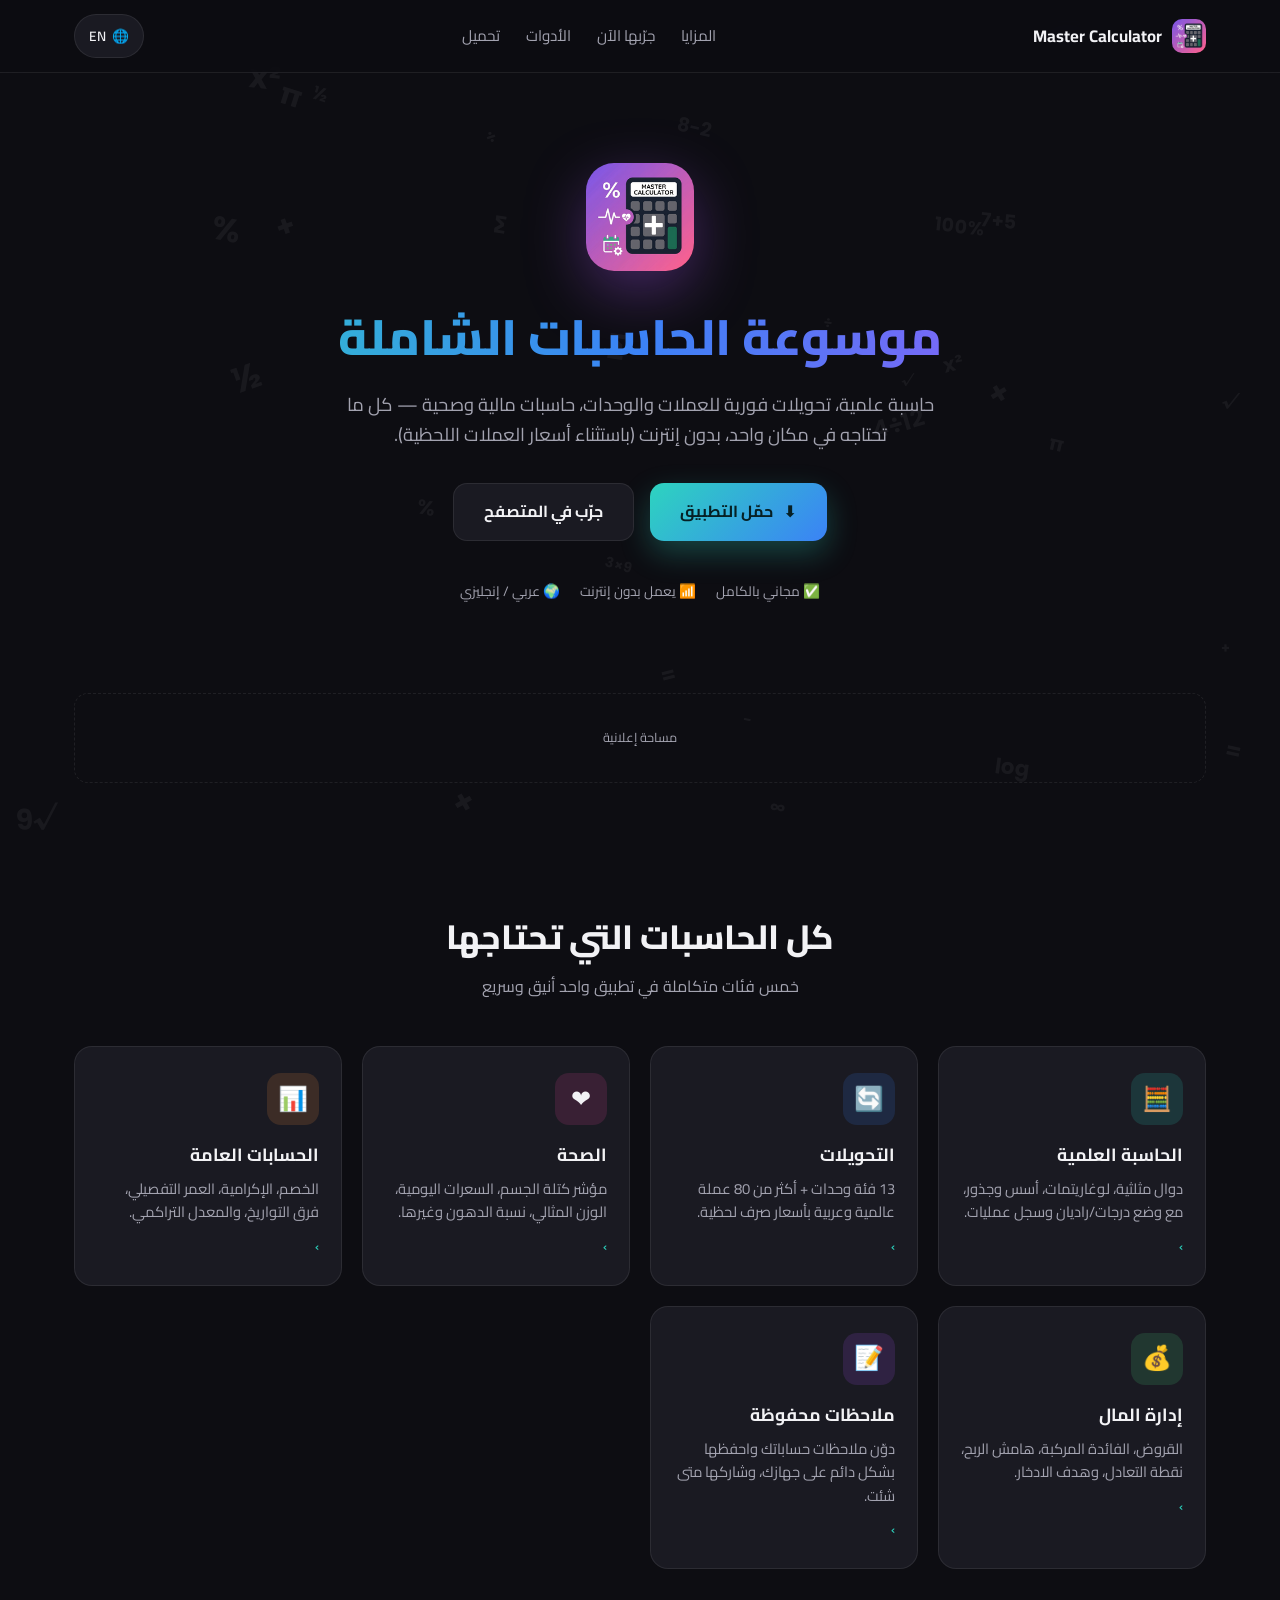
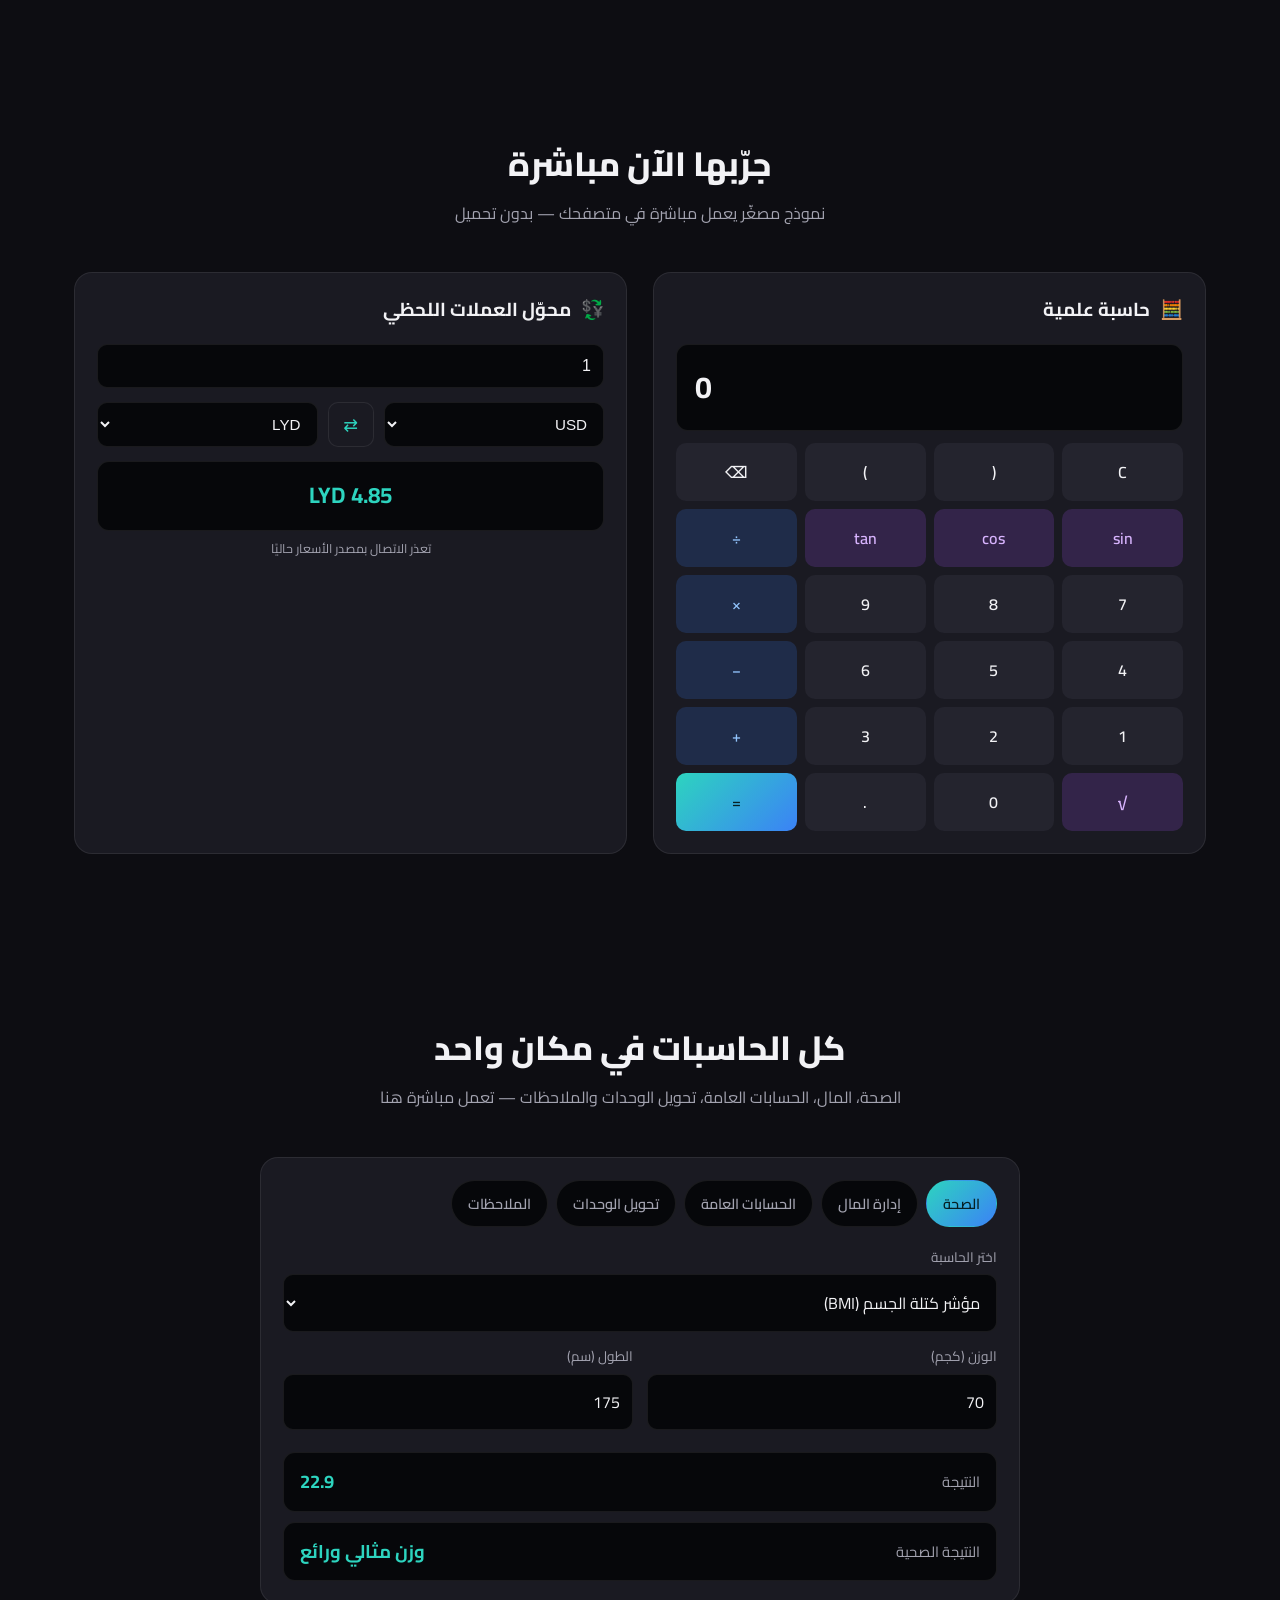
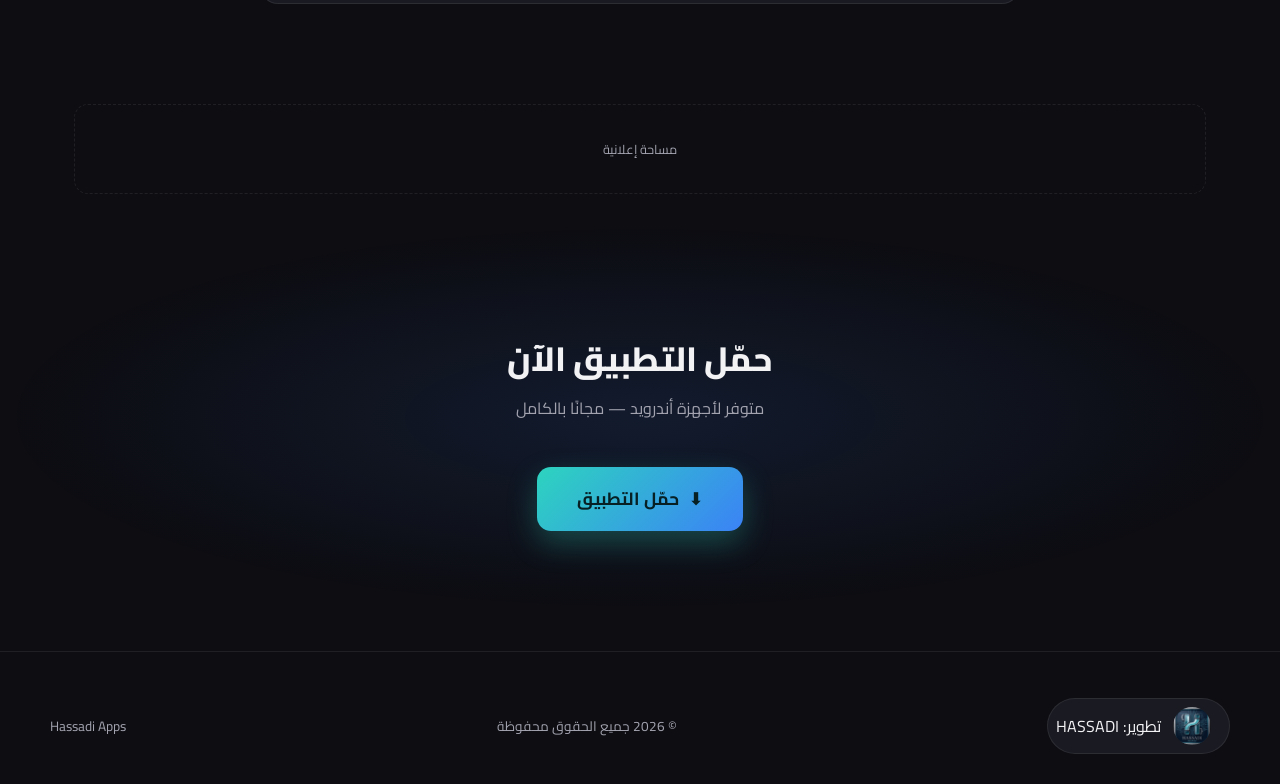
<file: index.html>
<!DOCTYPE html>
<html lang="ar">
<head>
<meta charset="UTF-8">
<meta name="viewport" content="width=device-width, initial-scale=1.0">
<title>Master Calculator Web | موسوعة الحاسبات الشاملة</title>
<meta name="description" content="Master Calculator Web — حاسبة علمية وتحويلات للعملات والوحدات وحاسبات مالية وصحية، تعمل مباشرة في متصفحك. تطبيق Master Calculator متاح بشكل منفصل عبر صفحة التحميل.">
<meta name="keywords" content="حاسبة علمية, حاسبة اونلاين, حاسبة ويب, تحويل العملات, تحويل الوحدات, حاسبة مالية, حاسبة صحية, master calculator, master calculator web, online calculator, scientific calculator">
<meta name="author" content="HASSADI">
<link rel="canonical" href="https://ebrahassad.github.io/master-calculator-web/">

<!-- Open Graph / Facebook / WhatsApp -->
<meta property="og:type" content="website">
<meta property="og:url" content="https://ebrahassad.github.io/master-calculator-web/">
<meta property="og:title" content="موسوعة الحاسبات الشاملة | Master Calculator Hub">
<meta property="og:description" content="حاسبة علمية، تحويلات فورية للعملات والوحدات، حاسبات مالية وصحية — كل ما تحتاجه في مكان واحد.">
<meta property="og:image" content="https://ebrahassad.github.io/master-calculator-web/assets/og-image.jpg">
<meta property="og:locale" content="ar_AR">

<!-- Twitter Card -->
<meta name="twitter:card" content="summary_large_image">
<meta name="twitter:title" content="Master Calculator Web | موسوعة الحاسبات الشاملة">
<meta name="twitter:description" content="Master Calculator Web — حاسبة علمية وتحويلات للعملات والوحدات وحاسبات مالية وصحية تعمل مباشرة في متصفحك.">
<meta name="twitter:image" content="https://ebrahassad.github.io/master-calculator-web/assets/og-image.jpg">

<link rel="icon" type="image/png" sizes="32x32" href="assets/favicon-32.png">
<link rel="apple-touch-icon" href="assets/app_icon_192.png">

<link rel="preconnect" href="https://fonts.googleapis.com">
<link rel="preconnect" href="https://fonts.gstatic.com" crossorigin>
<link href="https://fonts.googleapis.com/css2?family=Cairo:wght@400;600;700;800&family=Poppins:wght@400;600;700;800&display=swap" rel="stylesheet">
<link rel="stylesheet" href="style.css?v=4">
<link rel="manifest" href="manifest.json">

<!-- Web advertising is intentionally disabled for now. -->

<script type="application/ld+json">
{
  "@context": "https://schema.org",
  "@type": "SoftwareApplication",
  "name": "Master Calculator Hub",
  "operatingSystem": "ANDROID",
  "applicationCategory": "UtilitiesApplication",
  "description": "حاسبة علمية شاملة، تحويلات فورية للعملات والوحدات، حاسبات مالية وصحية.",
  "offers": { "@type": "Offer", "price": "0", "priceCurrency": "USD" },
  "author": { "@type": "Person", "name": "HASSADI" }
}
</script>
</head>
<body dir="rtl">

<div class="math-bg" id="math-bg" aria-hidden="true"></div>

<header class="topbar">
  <div class="topbar-inner">
    <div class="brand">
      <img src="assets/app_icon_192.png" alt="Master Calculator Hub logo">
      <span>Master Calculator</span>
    </div>
    <nav class="nav-links">
      <a href="#features" data-i18n="nav_features">المزايا</a>
      <a href="#demo" data-i18n="nav_demo">جرّبها الآن</a>
      <a href="#tools" data-i18n="nav_tools">الأدوات</a>
      <a href="#download" data-i18n="nav_download">تحميل</a>
    </nav>
    <div class="top-actions">
      <button class="lang-btn" id="lang-toggle" aria-label="Toggle language">
        🌐 <span id="lang-btn-label">EN</span>
      </button>
    </div>
  </div>
</header>

<main>
  <!-- ===== الهيرو ===== -->
  <section class="hero">
    <div class="container">
      <img src="assets/app_icon_192.png" class="hero-icon" alt="Master Calculator Hub icon">
      <h1 data-i18n="hero_title">موسوعة الحاسبات الشاملة</h1>
      <p class="subtitle" data-i18n="hero_sub">حاسبة علمية، تحويلات فورية للعملات والوحدات، حاسبات مالية وصحية — كل ما تحتاجه في مكان واحد.</p>
      <div class="hero-ctas">
        <a class="btn btn-primary" href="https://ebrahassad.github.io/master-calculator-site/" id="download-btn-hero" target="_blank" rel="noopener">
          ⬇️ <span data-i18n="hero_cta_download">حمّل التطبيق</span>
        </a>
        <a class="btn btn-secondary" href="#demo" data-i18n="hero_cta_demo">جرّب في المتصفح</a>
      </div>
      <div class="hero-badges">
        <span data-i18n="badge_free">✅ مجاني بالكامل</span>
        <span data-i18n="badge_offline">📶 يعمل بدون إنترنت</span>
        <span data-i18n="badge_bilingual">🌍 عربي / إنجليزي</span>
      </div>
    </div>
  </section>

  <!-- مساحة إعلانية 1 -->
  <div class="ad-slot">
    <div class="ad-inner" data-i18n="ad_placeholder">
      <!-- Reserved for a future independent web advertising provider. -->
      مساحة إعلانية
    </div>
  </div>

  <!-- ===== المزايا ===== -->
  <section class="features" id="features">
    <div class="container">
      <h2 class="section-title" data-i18n="features_title">كل الحاسبات التي تحتاجها</h2>
      <p class="section-sub" data-i18n="features_sub">خمس فئات متكاملة في تطبيق واحد أنيق وسريع</p>
      <div class="features-grid">
        <a class="feature-card" href="#tools" data-tool="scientific">
          <div class="feature-icon" style="background:rgba(45,212,191,0.15)">🧮</div>
          <h3 data-i18n="f_scientific_t">الحاسبة العلمية</h3>
          <p data-i18n="f_scientific_d">دوال مثلثية، لوغاريتمات، أسس وجذور، مع وضع درجات/راديان وسجل عمليات.</p>
          <span class="feature-go">›</span>
        </a>
        <a class="feature-card" href="#tools" data-tool="convert">
          <div class="feature-icon" style="background:rgba(59,130,246,0.15)">🔄</div>
          <h3 data-i18n="f_convert_t">التحويلات</h3>
          <p data-i18n="f_convert_d">13 فئة وحدات + أكثر من 80 عملة عالمية وعربية بأسعار صرف لحظية.</p>
          <span class="feature-go">›</span>
        </a>
        <a class="feature-card" href="#tools" data-tool="health">
          <div class="feature-icon" style="background:rgba(236,72,153,0.15)">❤️</div>
          <h3 data-i18n="f_health_t">الصحة</h3>
          <p data-i18n="f_health_d">مؤشر كتلة الجسم، السعرات اليومية، الوزن المثالي، نسبة الدهون وغيرها.</p>
          <span class="feature-go">›</span>
        </a>
        <a class="feature-card" href="#tools" data-tool="general">
          <div class="feature-icon" style="background:rgba(251,146,60,0.15)">📊</div>
          <h3 data-i18n="f_calc_t">الحسابات العامة</h3>
          <p data-i18n="f_calc_d">الخصم، الإكرامية، العمر التفصيلي، فرق التواريخ، والمعدل التراكمي.</p>
          <span class="feature-go">›</span>
        </a>
        <a class="feature-card" href="#tools" data-tool="finance">
          <div class="feature-icon" style="background:rgba(74,222,128,0.15)">💰</div>
          <h3 data-i18n="f_finance_t">إدارة المال</h3>
          <p data-i18n="f_finance_d">القروض، الفائدة المركبة، هامش الربح، نقطة التعادل، وهدف الادخار.</p>
          <span class="feature-go">›</span>
        </a>
        <a class="feature-card" href="#tools" data-tool="notes">
          <div class="feature-icon" style="background:rgba(168,85,247,0.15)">📝</div>
          <h3 data-i18n="f_notes_t">ملاحظات محفوظة</h3>
          <p data-i18n="f_notes_d">دوّن ملاحظات حساباتك واحفظها بشكل دائم على جهازك، وشاركها متى شئت.</p>
          <span class="feature-go">›</span>
        </a>
      </div>
    </div>
  </section>

  <!-- ===== التجربة الحية ===== -->
  <section class="demo" id="demo">
    <div class="container">
      <h2 class="section-title" data-i18n="demo_title">جرّبها الآن مباشرة</h2>
      <p class="section-sub" data-i18n="demo_sub">نموذج مصغّر يعمل مباشرة في متصفحك — بدون تحميل</p>
      <div class="demo-wrap">
        <div class="demo-card">
          <h3>🧮 <span data-i18n="demo_calc_title">حاسبة علمية</span></h3>
          <div class="calc-display" id="calc-display">0</div>
          <div class="calc-grid" id="calc-grid">
            <button data-key="AC">C</button>
            <button data-key="(">(</button>
            <button data-key=")">)</button>
            <button data-key="DEL">⌫</button>
            <button class="fn" data-key="sin(">sin</button>
            <button class="fn" data-key="cos(">cos</button>
            <button class="fn" data-key="tan(">tan</button>
            <button class="op" data-key="÷">÷</button>
            <button data-key="7">7</button>
            <button data-key="8">8</button>
            <button data-key="9">9</button>
            <button class="op" data-key="×">×</button>
            <button data-key="4">4</button>
            <button data-key="5">5</button>
            <button data-key="6">6</button>
            <button class="op" data-key="−">−</button>
            <button data-key="1">1</button>
            <button data-key="2">2</button>
            <button data-key="3">3</button>
            <button class="op" data-key="+">+</button>
            <button class="fn" data-key="√(">√</button>
            <button data-key="0">0</button>
            <button data-key=".">.</button>
            <button class="eq" data-key="=">=</button>
          </div>
        </div>
        <div class="demo-card">
          <h3>💱 <span data-i18n="demo_conv_title">محوّل العملات اللحظي</span></h3>
          <input type="number" id="conv-amount" value="1" style="width:100%;margin-bottom:14px;background:#06070a;border:1px solid var(--card-border);color:var(--text);padding:12px;border-radius:10px;font-size:1rem;">
          <div class="conv-row">
            <select id="conv-from"></select>
            <button class="conv-swap" id="conv-swap">⇄</button>
            <select id="conv-to"></select>
          </div>
          <div class="conv-result" id="conv-result">—</div>
          <p class="conv-meta" id="conv-status">جاري جلب الأسعار اللحظية...</p>
        </div>
      </div>
    </div>
  </section>


  <!-- ===== الأدوات الكاملة ===== -->
  <section class="tools" id="tools">
    <div class="container">
      <h2 class="section-title" data-i18n="tools_title">كل الحاسبات في مكان واحد</h2>
      <p class="section-sub" data-i18n="tools_sub">الصحة، المال، الحسابات العامة، تحويل الوحدات والملاحظات — تعمل مباشرة هنا</p>
      <div class="tools-card">
        <div class="tools-tabs" id="tools-tabs"></div>
        <div id="tools-body"></div>
      </div>
    </div>
  </section>

  <!-- مساحة إعلانية 2 -->
  <div class="ad-slot">
    <div class="ad-inner" data-i18n="ad_placeholder">
      <!-- Reserved for a future independent web advertising provider. -->
      مساحة إعلانية
    </div>
  </div>

  <!-- ===== التحميل ===== -->
  <section class="download" id="download">
    <div class="container">
      <h2 class="section-title" data-i18n="download_title">حمّل التطبيق الآن</h2>
      <p class="section-sub" data-i18n="download_sub">متوفر لأجهزة أندرويد — مجانًا بالكامل</p>
      <a class="btn btn-primary" href="https://ebrahassad.github.io/master-calculator-site/" id="download-btn-main" target="_blank" rel="noopener">
        ⬇️ <span data-i18n="hero_cta_download">حمّل التطبيق</span>
      </a>
    </div>
  </section>
</main>

<footer>
  <div class="footer-inner">
    <a class="dev-credit" href="https://ebrahassad.github.io/Hassadi-Apps/#apps" target="_blank" rel="noopener">
      <img src="assets/hr_icon_160.png" alt="HASSADI">
      <span data-i18n="footer_dev">تطوير: HASSADI</span>
    </a>
    <p class="footer-copy" data-i18n="footer_rights">© 2026 جميع الحقوق محفوظة</p>
    <div class="footer-links">
      <a href="https://ebrahassad.github.io/Hassadi-Apps/#apps" target="_blank" rel="noopener">Hassadi Apps</a>
    </div>
  </div>
</footer>

<script src="script.js?v=3"></script>
<script src="tools.js?v=3"></script>
</body>
</html>
</file>
<file: style.css>
:root {
  --bg: #0d0d12;
  --bg-alt: #121218;
  --card: #1a1a22;
  --card-border: rgba(255,255,255,0.08);
  --text: #f2f2f5;
  --text-dim: #a3a3b0;
  --teal: #2dd4bf;
  --blue: #3b82f6;
  --purple: #a855f7;
  --pink: #ec4899;
  --orange: #fb923c;
  --green: #4ade80;
  --radius: 18px;
  --max-width: 1180px;
  font-size: 16px;
}

* { box-sizing: border-box; }

html { scroll-behavior: smooth; }

body {
  margin: 0;
  background: var(--bg);
  color: var(--text);
  font-family: 'Cairo', 'Poppins', system-ui, -apple-system, Segoe UI, sans-serif;
  line-height: 1.6;
  overflow-x: hidden;
}

body[dir="ltr"] { font-family: 'Poppins', 'Cairo', system-ui, sans-serif; }

a { color: inherit; text-decoration: none; }
ul { list-style: none; margin: 0; padding: 0; }
img { max-width: 100%; display: block; }
button { font-family: inherit; cursor: pointer; }

.container {
  max-width: var(--max-width);
  margin: 0 auto;
  padding: 0 24px;
}

/* ===== خلفية زخرفية: رموز رياضية شفافة عبر كامل الصفحة ===== */
.math-bg {
  position: fixed;
  inset: 0;
  z-index: 0;
  overflow: hidden;
  pointer-events: none;
}
.math-bg span {
  position: absolute;
  color: rgba(255,255,255,0.05);
  font-weight: 700;
  font-family: 'Poppins', sans-serif;
  user-select: none;
}

main, header, footer { position: relative; z-index: 1; }

/* ===== الشريط العلوي ===== */
.topbar {
  position: sticky;
  top: 0;
  z-index: 50;
  backdrop-filter: blur(14px);
  background: rgba(13,13,18,0.75);
  border-bottom: 1px solid var(--card-border);
}
.topbar-inner {
  display: flex;
  align-items: center;
  justify-content: space-between;
  padding: 14px 24px;
  max-width: var(--max-width);
  margin: 0 auto;
}
.brand { display: flex; align-items: center; gap: 10px; font-weight: 700; font-size: 1.05rem; }
.brand img { width: 34px; height: 34px; border-radius: 10px; }
.nav-links { display: flex; gap: 26px; }
.nav-links a { color: var(--text-dim); font-size: 0.95rem; transition: color .2s; }
.nav-links a:hover { color: var(--teal); }
.top-actions { display: flex; align-items: center; gap: 10px; }

.lang-btn, .icon-btn {
  display: flex;
  align-items: center;
  gap: 6px;
  background: var(--card);
  border: 1px solid var(--card-border);
  color: var(--text);
  padding: 8px 14px;
  border-radius: 999px;
  font-size: 0.85rem;
  font-weight: 600;
  transition: border-color .2s, transform .15s;
}
.lang-btn:hover, .icon-btn:hover { border-color: var(--teal); transform: translateY(-1px); }

@media (max-width: 760px) {
  .nav-links { display: none; }
}

/* ===== الهيرو ===== */
.hero {
  padding: 90px 24px 60px;
  text-align: center;
}
.hero-icon {
  width: 108px; height: 108px;
  border-radius: 28px;
  margin: 0 auto 26px;
  box-shadow: 0 20px 60px rgba(168,85,247,0.35);
}
.hero h1 {
  font-size: clamp(1.9rem, 4.2vw, 3.1rem);
  margin: 0 0 14px;
  font-weight: 800;
  background: linear-gradient(90deg, var(--teal), var(--blue), var(--purple));
  -webkit-background-clip: text;
  background-clip: text;
  color: transparent;
}
.hero p.subtitle {
  color: var(--text-dim);
  font-size: 1.15rem;
  max-width: 620px;
  margin: 0 auto 34px;
}
.hero-ctas { display: flex; gap: 16px; justify-content: center; flex-wrap: wrap; }

.btn {
  display: inline-flex;
  align-items: center;
  gap: 10px;
  padding: 15px 30px;
  border-radius: 14px;
  font-weight: 700;
  font-size: 1rem;
  border: none;
  transition: transform .15s, box-shadow .2s;
}
.btn-primary {
  background: linear-gradient(135deg, var(--teal), var(--blue));
  color: #062024;
  box-shadow: 0 12px 30px rgba(45,212,191,0.28);
}
.btn-secondary {
  background: var(--card);
  color: var(--text);
  border: 1px solid var(--card-border);
}
.btn:hover { transform: translateY(-3px); }
.btn-primary:hover { box-shadow: 0 16px 40px rgba(45,212,191,0.4); }

.hero-badges {
  display: flex; gap: 20px; justify-content: center; margin-top: 40px;
  flex-wrap: wrap; color: var(--text-dim); font-size: 0.85rem;
}
.hero-badges span { display: flex; align-items: center; gap: 6px; }

/* ===== قسم المزايا ===== */
.section-title {
  text-align: center;
  font-size: clamp(1.5rem, 3vw, 2.1rem);
  font-weight: 800;
  margin-bottom: 10px;
}
.section-sub {
  text-align: center;
  color: var(--text-dim);
  max-width: 560px;
  margin: 0 auto 46px;
}
.features {
  padding: 70px 24px;
}
.features-grid {
  display: grid;
  grid-template-columns: repeat(auto-fit, minmax(230px, 1fr));
  gap: 20px;
}
.feature-card {
  background: var(--card);
  border: 1px solid var(--card-border);
  border-radius: var(--radius);
  padding: 26px 22px;
  transition: transform .2s, border-color .2s;
}
.feature-card:hover { transform: translateY(-6px); border-color: rgba(45,212,191,0.4); }
.feature-icon {
  width: 52px; height: 52px;
  border-radius: 14px;
  display: flex; align-items: center; justify-content: center;
  font-size: 1.5rem;
  margin-bottom: 16px;
}
.feature-card h3 { margin: 0 0 8px; font-size: 1.1rem; }
.feature-card p { margin: 0; color: var(--text-dim); font-size: 0.92rem; }

/* ===== قسم التجربة الحية ===== */
.demo {
  padding: 70px 24px;
}
.demo-wrap {
  display: grid;
  grid-template-columns: 1fr 1fr;
  gap: 26px;
}
@media (max-width: 860px) {
  .demo-wrap { grid-template-columns: 1fr; }
}
.demo-card {
  background: var(--card);
  border: 1px solid var(--card-border);
  border-radius: var(--radius);
  padding: 22px;
}
.demo-card h3 { margin-top: 0; display: flex; align-items: center; gap: 10px; }

.calc-display {
  background: #06070a;
  border-radius: 12px;
  padding: 18px;
  text-align: end;
  font-size: 1.9rem;
  font-weight: 700;
  margin-bottom: 12px;
  min-height: 34px;
  overflow-x: auto;
  white-space: nowrap;
  border: 1px solid var(--card-border);
}
.calc-grid {
  display: grid;
  grid-template-columns: repeat(4, 1fr);
  gap: 8px;
}
.calc-grid button {
  padding: 14px 0;
  border-radius: 10px;
  border: none;
  background: #24242e;
  color: var(--text);
  font-size: 1rem;
  font-weight: 600;
  transition: background .15s, transform .1s;
}
.calc-grid button:hover { background: #2d2d3a; }
.calc-grid button:active { transform: scale(0.94); }
.calc-grid button.op { background: rgba(59,130,246,0.18); color: #93c5fd; }
.calc-grid button.eq { background: linear-gradient(135deg, var(--teal), var(--blue)); color: #062024; }
.calc-grid button.fn { background: rgba(168,85,247,0.18); color: #d8b4fe; }

.conv-row { display: flex; gap: 10px; margin-bottom: 14px; }
.conv-row select, .conv-row input {
  flex: 1;
  background: #06070a;
  border: 1px solid var(--card-border);
  color: var(--text);
  padding: 12px;
  border-radius: 10px;
  font-size: 0.95rem;
  min-width: 0;
}
.conv-swap {
  background: var(--card);
  border: 1px solid var(--card-border);
  border-radius: 10px;
  width: 46px;
  color: var(--teal);
  font-size: 1.1rem;
}
.conv-result {
  background: #06070a;
  border: 1px solid var(--card-border);
  border-radius: 12px;
  padding: 16px;
  text-align: center;
  font-size: 1.4rem;
  font-weight: 700;
  color: var(--teal);
}
.conv-meta { font-size: 0.78rem; color: var(--text-dim); text-align: center; margin-top: 8px; }

/* ===== قسم التحميل ===== */
.download {
  padding: 80px 24px;
  text-align: center;
  background: radial-gradient(ellipse at center, rgba(59,130,246,0.12), transparent 70%);
}
.download .btn-primary { font-size: 1.1rem; padding: 18px 40px; }

/* ===== مساحات الإعلانات ===== */
.ad-slot {
  max-width: var(--max-width);
  margin: 30px auto;
  padding: 0 24px;
}
.ad-slot .ad-inner {
  border: 1px dashed var(--card-border);
  border-radius: 14px;
  min-height: 90px;
  display: flex;
  align-items: center;
  justify-content: center;
  color: var(--text-dim);
  font-size: 0.8rem;
}

/* ===== الفوتر ===== */
footer {
  border-top: 1px solid var(--card-border);
  padding: 46px 24px 30px;
  margin-top: 40px;
}
.footer-inner {
  max-width: var(--max-width);
  margin: 0 auto;
  display: flex;
  flex-wrap: wrap;
  justify-content: space-between;
  align-items: center;
  gap: 20px;
}
.dev-credit {
  display: flex;
  align-items: center;
  gap: 12px;
  background: var(--card);
  border: 1px solid var(--card-border);
  padding: 8px 18px 8px 8px;
  border-radius: 999px;
  transition: border-color .2s, transform .15s;
}
.dev-credit:hover { border-color: var(--teal); transform: translateY(-2px); }
.dev-credit img { width: 38px; height: 38px; border-radius: 50%; object-fit: cover; }
.footer-copy { color: var(--text-dim); font-size: 0.85rem; }
.footer-links { display: flex; gap: 18px; }
.footer-links a { color: var(--text-dim); font-size: 0.85rem; }
.footer-links a:hover { color: var(--teal); }

[data-i18n], [data-i18n-placeholder] { transition: opacity .15s; }

/* ===== بطاقات المزايا القابلة للنقر ===== */
a.feature-card { display: block; color: inherit; cursor: pointer; text-decoration: none; }
a.feature-card:focus-visible { outline: 2px solid var(--teal); outline-offset: 3px; }
.feature-go { display: inline-block; margin-top: 12px; color: var(--teal); font-size: 0.85rem; font-weight: 600; }

/* ===== قسم الأدوات ===== */
.tools { padding: 70px 24px; scroll-margin-top: 70px; }
.tools-card { background: var(--card); border: 1px solid var(--card-border); border-radius: var(--radius); padding: 22px; max-width: 760px; margin: 0 auto; }
.tools-tabs { display: flex; flex-wrap: wrap; gap: 8px; margin-bottom: 20px; }
.tool-tab { background: #06070a; color: var(--text-dim); border: 1px solid var(--card-border); padding: 9px 16px; border-radius: 999px; font-size: 0.9rem; font-weight: 600; transition: all .15s; }
.tool-tab:hover { color: var(--text); border-color: var(--teal); }
.tool-tab.active { background: linear-gradient(135deg, var(--teal), var(--blue)); color: #062024; border-color: transparent; }
.tool-field { display: block; margin-bottom: 14px; }
.tool-field > span { display: block; font-size: 0.85rem; color: var(--text-dim); margin-bottom: 6px; }
.tool-field input, .tool-field select, .tools-card .conv-row select, .tools-card > div > .conv-row input, .note-text {
  width: 100%; background: #06070a; border: 1px solid var(--card-border); color: var(--text);
  padding: 12px; border-radius: 10px; font-size: 1rem; font-family: inherit; }
.tool-field input:focus, .tool-field select:focus, .note-text:focus { outline: none; border-color: var(--teal); }
.tool-fields { display: grid; grid-template-columns: repeat(auto-fit, minmax(210px, 1fr)); gap: 0 14px; }
.tool-results { margin-top: 8px; display: grid; gap: 10px; }
.tool-result { display: flex; justify-content: space-between; align-items: center; gap: 12px; background: #06070a; border: 1px solid var(--card-border); border-radius: 12px; padding: 14px 16px; }
.tool-result span { color: var(--text-dim); font-size: 0.92rem; }
.tool-result strong { color: var(--teal); font-size: 1.15rem; text-align: end; }
.note-text { resize: vertical; margin-bottom: 12px; }
.note-save { width: 100%; justify-content: center; }
.note-list { margin-top: 18px; display: grid; gap: 12px; }
.note-item { background: #06070a; border: 1px solid var(--card-border); border-radius: 12px; padding: 14px; }
.note-item small { color: var(--teal); }
.note-item p { margin: 8px 0; white-space: pre-wrap; word-break: break-word; }
.note-actions { display: flex; gap: 10px; }
.note-actions button { background: var(--card); color: var(--text); border: 1px solid var(--card-border); border-radius: 8px; padding: 6px 12px; font-size: 0.82rem; }
.note-actions button:hover { border-color: var(--teal); }
.note-empty { text-align: center; color: var(--text-dim); }

/* محوّل الوحدات: حقلا "من/إلى" بعرض كامل على الجوال لتظهر أسماء الوحدات كاملة */
.tools-card .conv-row { flex-direction: column; gap: 10px; }
.tools-card .conv-row select { width: 100%; flex: none; }
.tools-card .conv-swap { width: 100%; height: 42px; }
@media (min-width: 640px) {
  .tools-card .conv-row { flex-direction: row; }
  .tools-card .conv-row select { flex: 1; width: auto; }
  .tools-card .conv-swap { width: 46px; height: auto; }
}
</file>
